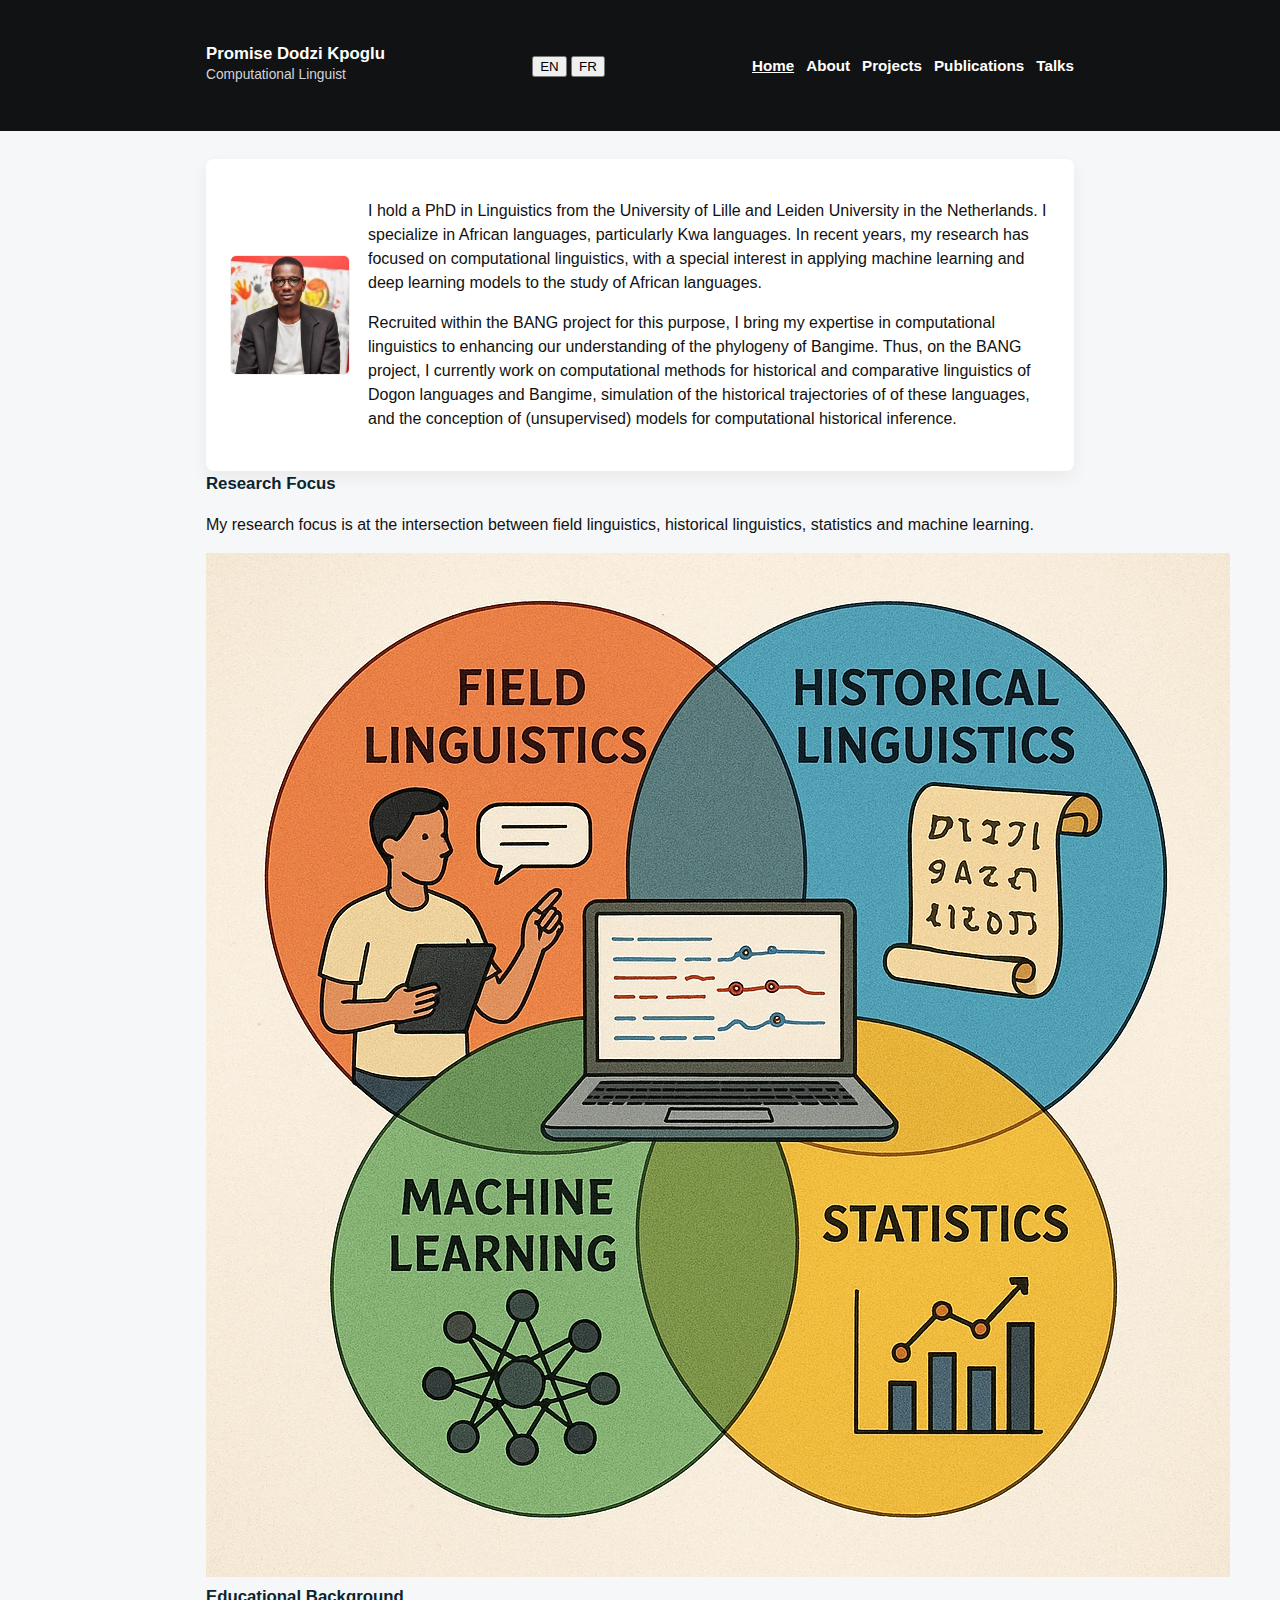
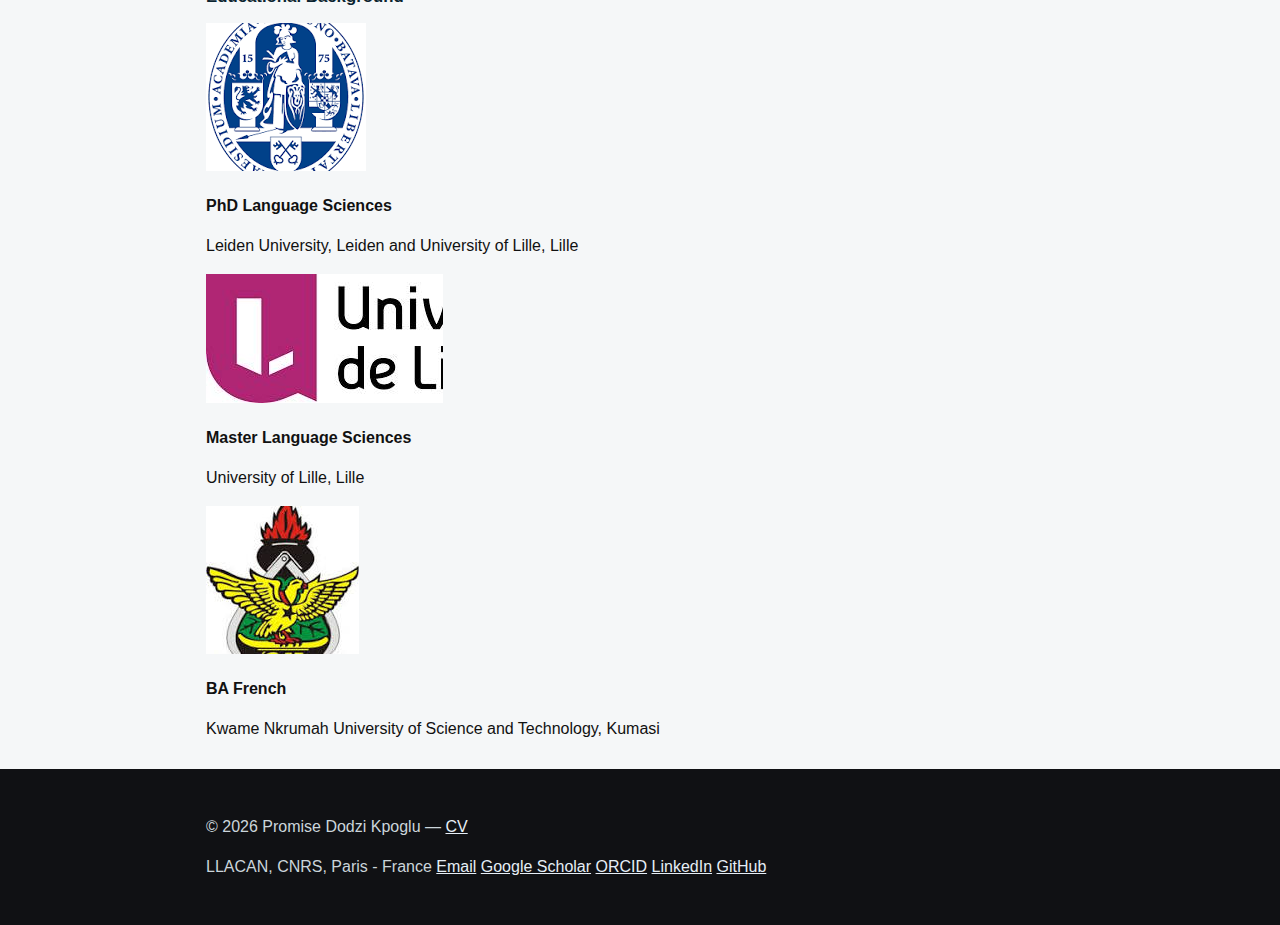
<file: index.html>
<!DOCTYPE html>
<html lang="en">
<head>
  <meta charset="utf-8" />
  <meta name="viewport" content="width=device-width,initial-scale=1" />
  <title>Promise Dodzi Kpoglu — Research & Projects</title>
  <link rel="stylesheet" href="style.css" />
  <meta name="description" content="Promise Dodzi Kpoglu — computational linguist. Projects, publications, and links to Google Scholar, ORCID and GitHub." />
</head>
<body>
  <a class="skip-link" href="#main">Skip to main content</a>

  <header class="site-header" role="banner">
    <div class="container header-inner">
      <div class="brand">
        <h1 class="brand-title">Promise Dodzi Kpoglu</h1>
        <p class="brand-sub">Computational Linguist</p>
      </div>
      <div id="lang-switcher">
        <button onclick="switchLanguage('en')">EN</button>
        <button onclick="switchLanguage('fr')">FR</button>
      </div>
      <nav class="main-nav" role="navigation" aria-label="Primary">
        <ul>
          <li><a href="index.html" aria-current="page">Home</a></li>
          <li><a href="about.html">About</a></li>
          <li><a href="projects.html">Projects</a></li>
          <li><a href="publications.html">Publications</a></li>
          <li><a href="talks.html">Talks</a></li>
        </ul>
      </nav>
    </div>
  </header>

  <main id="main" class="container" role="main">
    <section class="hero" aria-labelledby="hero-heading">
      <img src="images/profile.jpg" alt="Promise Dodzi Kpoglu — portrait" class="profile-pic" onerror="this.style.display='none'">
      <div id="right-column">
        <p>
          I hold a PhD in Linguistics from the University of Lille and Leiden University in the Netherlands.
          I specialize in African languages, particularly  Kwa languages. In recent years, my research has focused on
          computational linguistics, with a special interest in applying machine learning and deep learning models to the study
          of African languages.
        </p>
        <p>
          Recruited within the BANG project for this purpose, I bring my expertise in computational linguistics to enhancing our
          understanding of the phylogeny of Bangime. Thus, on the BANG project, I currently work on computational methods
          for historical and comparative linguistics of Dogon languages and Bangime, simulation of the historical trajectories of 
          of these languages, and the conception of (unsupervised) models for computational historical inference.
        </p>
      </div>
    </section>

    <section class="research-focus" aria-labelledby="research-focus-heading">
      <h2 id="research-focus-heading">Research Focus</h2>
      <p id="research-focus-text">My research focus is at the intersection between field linguistics, historical linguistics, statistics and machine learning.</p>
      <img src="images/research_focus.png" alt="Research Focus Diagram">
    </section>

    <section class="education" aria-labelledby="education-heading">
      <h2 id="education-heading">Educational Background</h2>

      <div class="education-entry">
        <img src="images/leiden.png" alt="Leiden University logo">
        <div>
          <p><strong id="phd-title">PhD Language Sciences</strong></p>
          <p id="phd-institution">Leiden University, Leiden and University of Lille, Lille</p>
        </div>
      </div>

      <div class="education-entry">
        <img src="images/lille.jpg" alt="University of Lille logo">
        <div>
          <p><strong id="master-title">Master Language Sciences</strong></p>
          <p id="master-institution">University of Lille, Lille</p>
        </div>
      </div>

      <div class="education-entry">
        <img src="images/knust.jpg" alt="KNUST logo">
        <div>
          <p><strong id="ba-title">BA French</strong></p>
          <p id="ba-institution">Kwame Nkrumah University of Science and Technology, Kumasi</p>
        </div>
      </div>
    </section>
  </main>

  <footer class="site-footer" role="contentinfo">
    <div class="container">
      <p>&copy; <span id="year"></span> Promise Dodzi Kpoglu — <a href="CV_KPOGLU.pdf" target="_blank" rel="noopener noreferrer">CV</a></p>
      <div class="footer-links">
        <span>LLACAN, CNRS, Paris - France</span>
        <a href="mailto:promisedodzi@gmail.com">Email</a>
        <a href="https://scholar.google.com/citations?user=Z_UFc8AAAAAJ&hl=fr" target="_blank" rel="noopener noreferrer">Google Scholar</a>
        <a href="https://orcid.org/0000-0003-3521-4415" target="_blank" rel="noopener noreferrer">ORCID</a>
        <a href="https://www.linkedin.com/in/promise-dodzi-kpoglu/?originalSubdomain=fr" target="_blank" rel="noopener noreferrer">LinkedIn</a>
        <a href="https://github.com/PromiseDodzi/" target="_blank" rel="noopener noreferrer">GitHub</a>
      </div>
    </div>
  </footer>

  <script>
    // small accessibility + footer year
    document.getElementById('year').textContent = new Date().getFullYear();

    const translations = {
      en: {
        brandSub: 'Computational Linguist',
        heroText1: `I hold a PhD in Language Sciences (Linguistics) from the University of Lille and Leiden University in the Netherlands.
          I specialize in African languages, particularly  Kwa languages. In recent years however, my research has focused on
          computational linguistics, with a special interest in applying machine learning and deep learning models to the study
          of African languages.`,
        heroText2: `Recruited within the BANG project for this purpose, I bring my expertise in computational linguistics to enhancing our
          understanding of the phylogeny of Bangime. Thus, on the BANG project, I currently work on computational methods
          for historical and comparative linguistics of Dogon languages and Bangime, simulation of the historical trajectories of 
          of these languages,conceiving (unsupervised) models for computational historical inference.`,
        researchHeading: 'Research Focus',
        researchText: 'My research focus is at the intersection between field linguistics, historical linguistics, statistics and machine learning.',
        educationHeading: 'Educational Background',
        phdTitle: 'PhD Language Sciences',
        phdInstitution: 'Leiden University, Leiden and University of Lille, Lille',
        masterTitle: 'Master Language Sciences',
        masterInstitution: 'University of Lille, Lille',
        baTitle: 'BA French',
        baInstitution: 'Kwame Nkrumah University of Science and Technology, Kumasi',
        navHome: 'Home',
        navAbout: 'About',
        navProjects: 'Projects',
        navPublications: 'Publications',
        navTalks: 'Talks',
      },
      fr: {
        brandSub: 'Linguiste Computationnel',
        heroText1: `Je suis titulaire d'un doctorat en Sciences du Langage (linguistique) de l'Université de Lille et de l'Université de Leiden aux Pays-Bas.
          Je me spécialise dans les langues africaines, en particulier les langues kwa. Ces dernières années, mes recherches se sont orientées vers
          la linguistique computationnelle, avec un intérêt particulier pour l'application de modèles d'apprentissage automatique et d'apprentissage profond à l'étude
          des langues africaines.`,
        heroText2: `Recruté dans le cadre du projet BANG à cet effet, j'apporte mon expertise en linguistique computationnelle pour améliorer notre
          compréhension de la phylogénie du bangimé. Ainsi, sur le projet BANG, je travaille  sur des méthodes computationnelles
          pour la linguistique historique et comparative des langues dogon et du bangimé, la simulation des trajectoires historiques de
          ces langues, et  la conception de modèles (non supervisés) pour l'inférence historique.`,
        researchHeading: 'Axe de recherche',
        researchText: 'Mes recherches se situent à l’intersection de la linguistique de terrain, de la linguistique historique, des statistiques et de l’apprentissage automatique.',
        educationHeading: 'Parcours académique',
        phdTitle: 'Doctorat en Sciences du Langage',
        phdInstitution: 'Université de Leiden, Leiden et Université de Lille, Lille',
        masterTitle: 'Master en Sciences du Langage',
        masterInstitution: 'Université de Lille, Lille',
        baTitle: 'Licence en Français',
        baInstitution: "Kwame Nkrumah University of Science and Technology, Kumasi",
        navHome: 'Accueil',
        navAbout: 'À propos',
        navProjects: 'Projets',
        navPublications: 'Publications',
        navTalks: 'Présentations',
      }
    };

    function switchLanguage(lang) {
      document.querySelector('.brand-sub').textContent = translations[lang].brandSub;
      document.querySelector('#right-column p:nth-of-type(1)').textContent = translations[lang].heroText1;
      document.querySelector('#right-column p:nth-of-type(2)').textContent = translations[lang].heroText2;
      document.querySelector('.main-nav ul li:nth-of-type(1) a').textContent = translations[lang].navHome;
      document.querySelector('.main-nav ul li:nth-of-type(2) a').textContent = translations[lang].navAbout;
      document.querySelector('.main-nav ul li:nth-of-type(3) a').textContent = translations[lang].navProjects;
      document.querySelector('.main-nav ul li:nth-of-type(4) a').textContent = translations[lang].navPublications;
      document.querySelector('.main-nav ul li:nth-of-type(5) a').textContent = translations[lang].navTalks;

      // Added translations for Research Focus and Education
      document.getElementById('research-focus-heading').textContent = translations[lang].researchHeading;
      document.getElementById('research-focus-text').textContent = translations[lang].researchText;
      document.getElementById('education-heading').textContent = translations[lang].educationHeading;
      document.getElementById('phd-title').textContent = translations[lang].phdTitle;
      document.getElementById('phd-institution').textContent = translations[lang].phdInstitution;
      document.getElementById('master-title').textContent = translations[lang].masterTitle;
      document.getElementById('master-institution').textContent = translations[lang].masterInstitution;
      document.getElementById('ba-title').textContent = translations[lang].baTitle;
      document.getElementById('ba-institution').textContent = translations[lang].baInstitution;
    }
  </script>
</body>
</html>
</file>
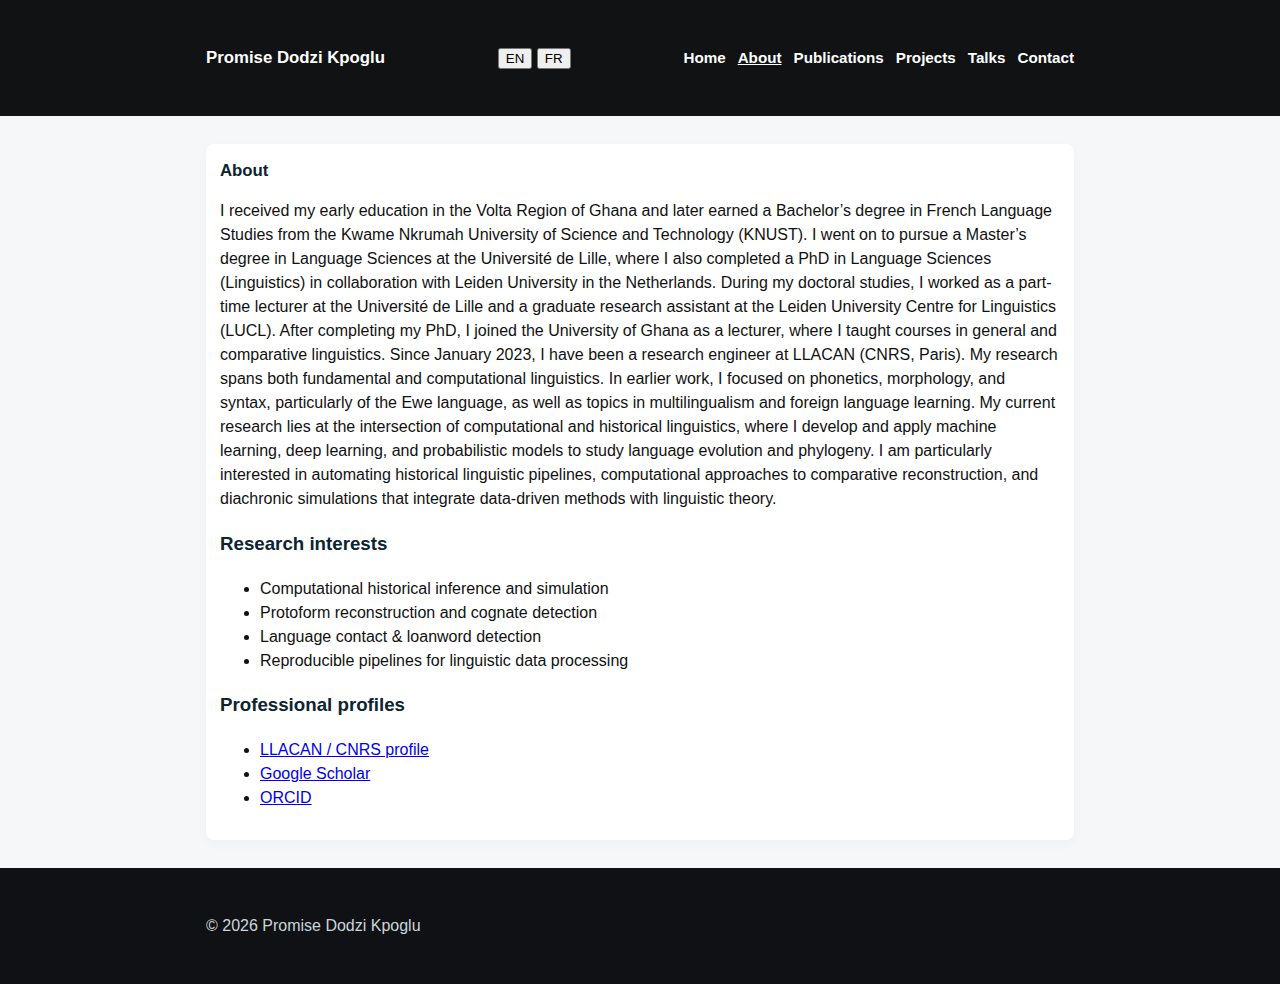
<file: about.html>
<!DOCTYPE html>
<html lang="en">
<head>
  <meta charset="utf-8" />
  <meta name="viewport" content="width=device-width,initial-scale=1" />
  <title>About — Promise Kpoglu</title>
  <link rel="stylesheet" href="style.css" />
  <meta name="description" content="About Promise Dodzi Kpoglu — short bio, research interests and links to profiles." />
  </head>
<body>
  <a class="skip-link" href="#main">Skip to main content</a>
  <header class="site-header" role="banner">
    <div class="container header-inner">
      <div class="brand">
        <h1 class="brand-title">Promise Dodzi Kpoglu</h1>
      </div>
      <div id="lang-switcher">
        <button onclick="switchLanguage('en')">EN</button>
        <button onclick="switchLanguage('fr')">FR</button>
      </div>
      <nav class="main-nav" role="navigation" aria-label="Primary">
        <ul>
          <li><a href="index.html">Home</a></li>
          <li><a href="about.html" aria-current="page">About</a></li>
          <li><a href="publications.html">Publications</a></li>
          <li><a href="projects.html">Projects</a></li>
          <li><a href="talks.html">Talks</a></li>
          <li><a href="index.html#contact">Contact</a></li>
        </ul>
      </nav>
    </div>
  </header>

  <main id="main" class="container" role="main">
    <article class="about-article">
      <h2>About</h2>
      <p>
       I received my early education in the Volta Region of Ghana and later earned a Bachelor’s degree in French Language Studies from the Kwame Nkrumah University of
       Science and Technology (KNUST). I went on to pursue a Master’s degree in Language Sciences at the Université de Lille, where I also completed a PhD in Language 
       Sciences (Linguistics) in collaboration with Leiden University in the Netherlands. 
       
       During my doctoral studies, I worked as a part-time lecturer at the Université de Lille and a graduate research assistant at the Leiden University Centre for 
       Linguistics (LUCL). After completing my PhD, I joined the University of Ghana as a lecturer, where I taught courses in general and comparative linguistics. 
       Since January 2023, I have been a research engineer at LLACAN (CNRS, Paris).
       
       My research spans both fundamental and computational linguistics. In earlier work, I focused on phonetics, morphology, and syntax, particularly of the Ewe 
       language, as well as topics in multilingualism and foreign language learning. My current research lies at the intersection of computational and historical 
       linguistics, where I develop and apply machine learning, deep learning, and probabilistic models to study language evolution and phylogeny. I am particularly 
       interested in automating historical linguistic pipelines, computational approaches to comparative reconstruction, and diachronic simulations that integrate 
       data-driven methods with linguistic theory.
      </p>

      <h3>Research interests</h3>
      <ul>
        <li>Computational historical inference and simulation</li>
        <li>Protoform reconstruction and cognate detection</li>
        <li>Language contact & loanword detection</li>
        <li>Reproducible pipelines for linguistic data processing</li>
      </ul>

      <h3>Professional profiles</h3>
      <ul>
        <li><a href="https://llacan.cnrs.fr/p_kpoglu_en.php" target="_blank" rel="noopener noreferrer">LLACAN / CNRS profile</a></li>
        <li><a href="https://scholar.google.com/citations?user=Z_UFc8AAAAAJ&hl=fr" target="_blank" rel="noopener noreferrer">Google Scholar</a></li>
        <li><a href="https://orcid.org/0000-0003-3521-4415" target="_blank" rel="noopener noreferrer">ORCID</a></li>
      </ul>
    </article>
  </main>

  <footer class="site-footer" role="contentinfo">
    <div class="container">
      <p>&copy; <span id="year2"></span> Promise Dodzi Kpoglu</p>
    </div>
  </footer>

  <script>
    document.getElementById('year2').textContent = new Date().getFullYear();

    const translations = {
      en: {
        aboutTitle: 'About',
        aboutText: `I received my early education in the Volta Region of Ghana and later earned a Bachelor’s degree in French Language Studies from the Kwame Nkrumah University of
       Science and Technology (KNUST). I went on to pursue a Master’s degree in Language Sciences at the Université de Lille, where I also completed a PhD in Language 
       Sciences (Linguistics) in collaboration with Leiden University in the Netherlands. 
       
       During my doctoral studies, I worked as a part-time lecturer at the Université de Lille and a graduate research assistant at the Leiden University Centre for 
       Linguistics (LUCL). After completing my PhD, I joined the University of Ghana as a lecturer, where I taught courses in general and comparative linguistics. 
       Since January 2023, I have been a research engineer at LLACAN (CNRS, Paris).
       
       My research spans both fundamental and computational linguistics. In earlier work, I focused on phonetics, morphology, and syntax, particularly of the Ewe 
       language, as well as topics in multilingualism and foreign language learning. My current research lies at the intersection of computational and historical 
       linguistics, where I develop and apply machine learning, deep learning, and probabilistic models to study language evolution and phylogeny. I am particularly 
       interested in automating historical linguistic pipelines, computational approaches to comparative reconstruction, and diachronic simulations that integrate 
       data-driven methods with linguistic theory.`,
        researchInterestsTitle: 'Research interests',
        researchInterest1: 'Computational historical inference and simulation',
        researchInterest2: 'Protoform reconstruction and cognate detection',
        researchInterest3: 'Language contact & loanword detection',
        researchInterest4: 'Reproducible pipelines for linguistic data processing',
        professionalProfilesTitle: 'Professional profiles',
        navHome: 'Home',
        navAbout: 'About',
        navPublications: 'Publications',
        navProjects: 'Projects',
        navTalks: 'Talks',
        navContact: 'Contact',
      },
      fr: {
        aboutTitle: 'À propos',
        aboutText: `J'ai reçu ma première éducation dans la région de la Volta au Ghana et j'ai ensuite obtenu une licence en études de la langue française de l'Université des sciences et technologies Kwame Nkrumah (KNUST). 
        J'ai ensuite poursuivi avec un master en sciences du langage à l'Université de Lille, où j'ai également obtenu un doctorat en sciences du langage (linguistique) en collaboration avec l'Université de Leiden aux Pays-Bas.

        Pendant mes études doctorales, j'ai travaillé comme chargé de cours à temps partiel à l'Université de Lille et comme assistant de recherche diplômé au Centre de linguistique de l'Université de Leiden (LUCL). 
        Après avoir terminé mon doctorat, j'ai rejoint l'Université du Ghana en tant que maître de conférences, où j'ai enseigné des cours de linguistique générale et comparative. Depuis janvier 2023, je suis ingénieur de recherche au LLACAN (CNRS, Paris).

        Ma recherche couvre à la fois la linguistique fondamentale et computationnelle. Dans mes travaux antérieurs, je me suis concentré sur la phonétique, la morphologie et la syntaxe, en particulier de la langue Ewe, 
        ainsi que sur des sujets liés au multilinguisme et à l'apprentissage des langues étrangères. Mes recherches actuelles se situent à l'intersection de la linguistique computationnelle et historique, 
        où je développe et applique des modèles d'apprentissage automatique, d'apprentissage profond et probabilistes pour étudier l'évolution et la phylogénie du langage. 
        Je suis particulièrement intéressé par l'automatisation des pipelines linguistiques historiques, les approches computationnelles de la reconstruction comparative et les simulations diachroniques qui intègrent des méthodes basées sur les données avec la théorie linguistique.`,
        researchInterestsTitle: 'Intérêts de recherche',
        researchInterest1: 'Inférence et simulation historiques computationnelles',
        researchInterest2: 'Reconstruction de protoformes et détection de cognats',
        researchInterest3: 'Contact linguistique et détection d\'emprunts',
        researchInterest4: 'Pipelines reproductibles pour le traitement des données linguistiques',
        professionalProfilesTitle: 'Profils professionnels',
        navHome: 'Accueil',
        navAbout: 'À propos',
        navPublications: 'Publications',
        navProjects: 'Projets',
        navTalks: 'Présentations',
        navContact: 'Contact',
      }
    };

    function switchLanguage(lang) {
      document.querySelector('.about-article h2').textContent = translations[lang].aboutTitle;
      document.querySelector('.about-article p').textContent = translations[lang].aboutText;
      document.querySelector('.about-article h3:nth-of-type(1)').textContent = translations[lang].researchInterestsTitle;
      document.querySelector('.about-article ul:nth-of-type(1) li:nth-of-type(1)').textContent = translations[lang].researchInterest1;
      document.querySelector('.about-article ul:nth-of-type(1) li:nth-of-type(2)').textContent = translations[lang].researchInterest2;
      document.querySelector('.about-article ul:nth-of-type(1) li:nth-of-type(3)').textContent = translations[lang].researchInterest3;
      document.querySelector('.about-article ul:nth-of-type(1) li:nth-of-type(4)').textContent = translations[lang].researchInterest4;
      document.querySelector('.about-article h3:nth-of-type(2)').textContent = translations[lang].professionalProfilesTitle;
      document.querySelector('.main-nav ul li:nth-of-type(1) a').textContent = translations[lang].navHome;
      document.querySelector('.main-nav ul li:nth-of-type(2) a').textContent = translations[lang].navAbout;
      document.querySelector('.main-nav ul li:nth-of-type(3) a').textContent = translations[lang].navPublications;
      document.querySelector('.main-nav ul li:nth-of-type(4) a').textContent = translations[lang].navProjects;
      document.querySelector('.main-nav ul li:nth-of-type(5) a').textContent = translations[lang].navTalks;
      document.querySelector('.main-nav ul li:nth-of-type(6) a').textContent = translations[lang].navContact;
    }
  </script>
</body>
</html>
</file>
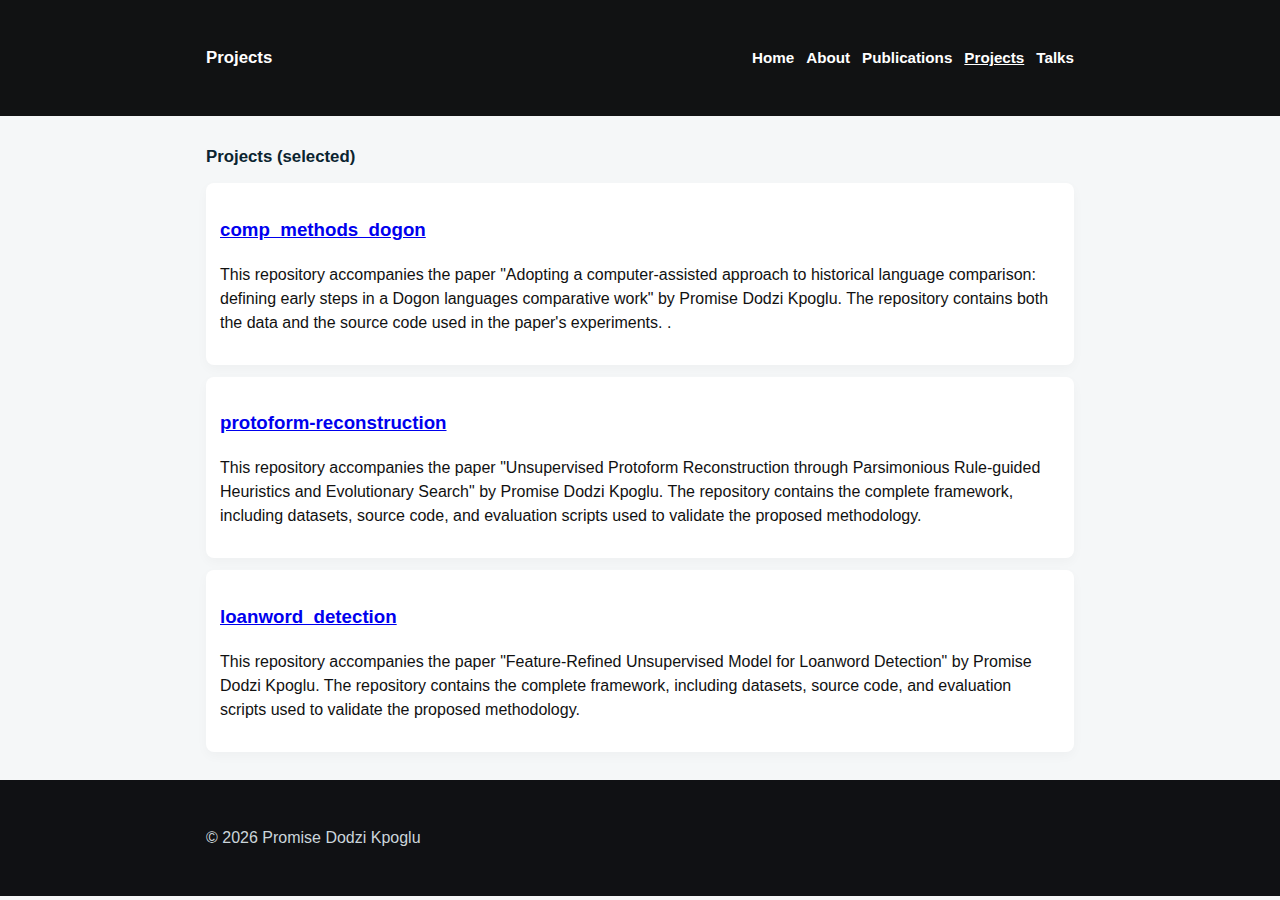
<file: projects.html>
<!DOCTYPE html>
<html lang="en">
<head>
  <meta charset="utf-8" />
  <meta name="viewport" content="width=device-width,initial-scale=1" />
  <title>Projects — Promise Kpoglu</title>
  <link rel="stylesheet" href="style.css" />
  <meta name="description" content="Projects and publications of Promise Dodzi Kpoglu — links to GitHub and arXiv." />
</head>
<body>
  <a class="skip-link" href="#main">Skip to main content</a>
  <header class="site-header" role="banner">
    <div class="container header-inner">
      <div class="brand">
        <h1 class="brand-title">Projects</h1>
      </div>
      <nav class="main-nav" role="navigation" aria-label="Primary">
        <ul>
          <li><a href="index.html">Home</a></li>
          <li><a href="about.html">About</a></li>
          <li><a href="publications.html">Publications</a></li>
          <li><a href="projects.html" aria-current="page">Projects</a></li>
          <li><a href="talks.html">Talks</a></li>
        </ul>
      </nav>
    </div>
  </header>

  <main id="main" class="container" role="main">
    <section id="projects-list" aria-labelledby="projects-heading">
      <h2 id="projects-heading">Projects (selected)</h2>

      <article class="project">
        <h3><a href="https://github.com/PromiseDodzi/comp_methods_dogon" target="_blank" rel="noopener noreferrer">comp_methods_dogon</a></h3>
        <p>This repository accompanies the paper "Adopting a computer-assisted approach to historical language comparison: defining early 
            steps in a Dogon languages comparative work" by Promise Dodzi Kpoglu. The repository contains both the data and the source code 
            used in the paper's experiments. .</p>
      </article>

      <article class="project">
        <h3><a href="https://github.com/PromiseDodzi/protoform-reconstruction" target="_blank" rel="noopener noreferrer">protoform-reconstruction</a></h3>
        <p>This repository accompanies the paper "Unsupervised Protoform Reconstruction through Parsimonious Rule-guided Heuristics and Evolutionary Search" 
            by Promise Dodzi Kpoglu. The repository contains the complete framework, including datasets, source code, and evaluation scripts used to validate 
            the proposed methodology.
        </p>
      </article>

      <article class="project">
        <h3><a href="https://github.com/PromiseDodzi/loanword_detection" target="_blank" rel="noopener noreferrer">loanword_detection</a></h3>
        <p>This repository accompanies the paper "Feature-Refined Unsupervised Model for Loanword Detection" by Promise Dodzi Kpoglu. The repository 
            contains the complete framework, including datasets, source code, and evaluation scripts used to validate the proposed methodology.</p>
      </article>
    </section>
  </main>

  <footer class="site-footer" role="contentinfo">
    <div class="container">
      <p>&copy; <span id="year3"></span> Promise Dodzi Kpoglu</p>
    </div>
  </footer>

  <script>document.getElementById('year3').textContent = new Date().getFullYear();</script>
</body>
</html>
</file>
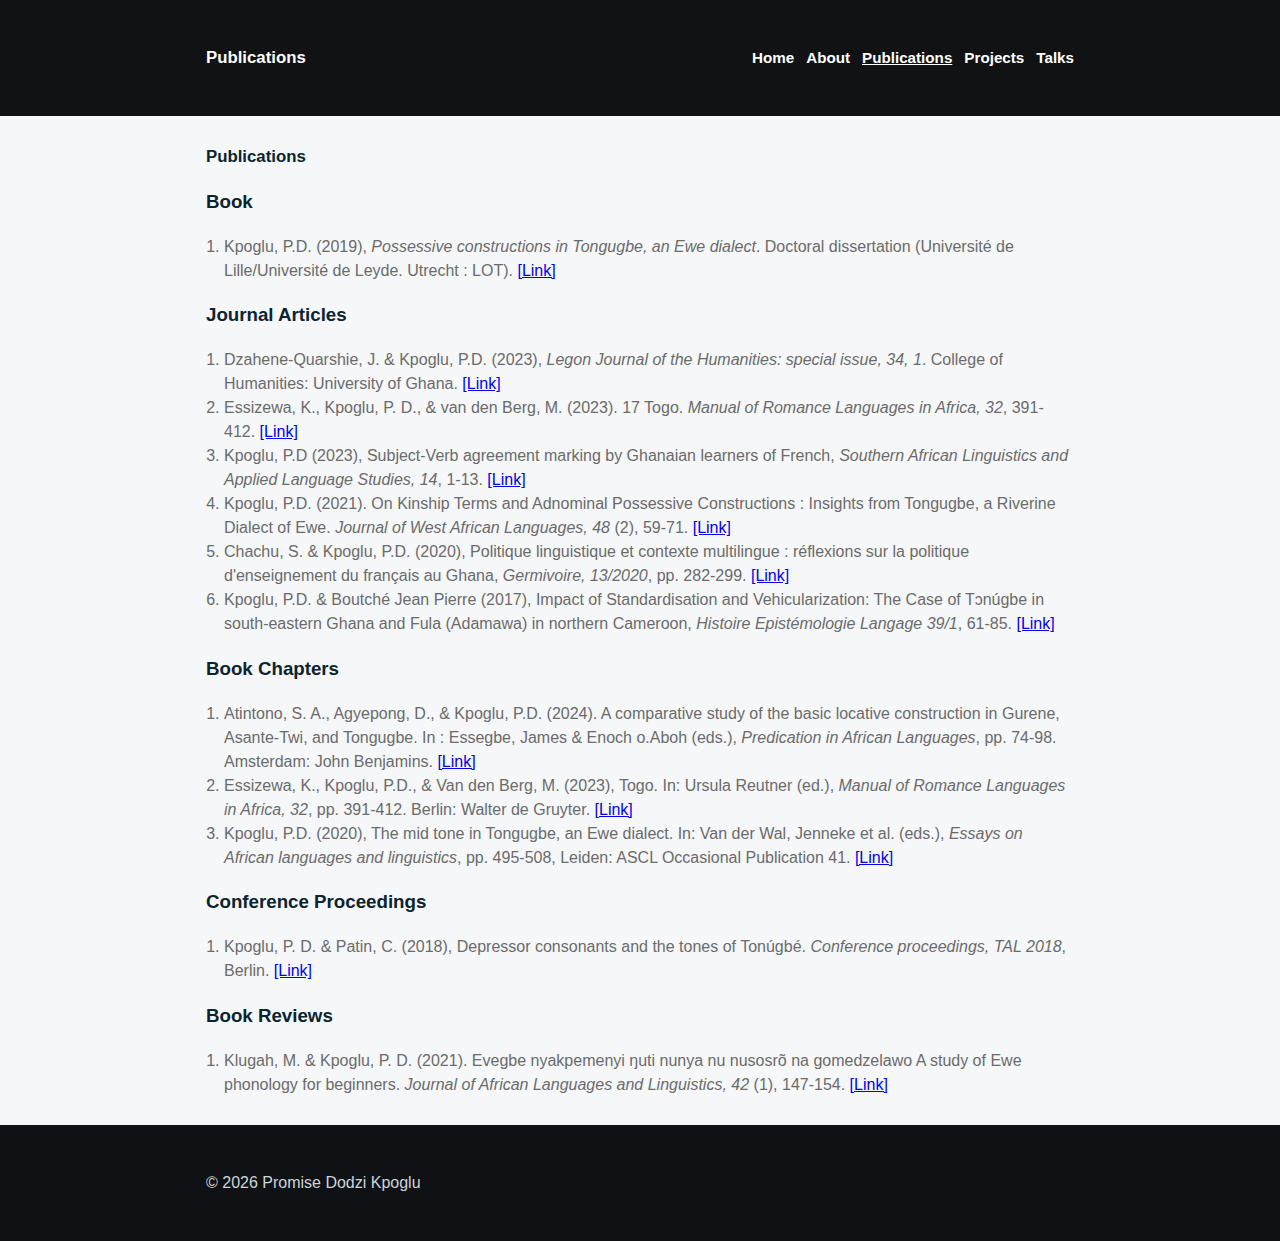
<file: publications.html>
<!DOCTYPE html>
<html lang="en">
<head>
  <meta charset="utf-8" />
  <meta name="viewport" content="width=device-width,initial-scale=1" />
  <title>Publications — Promise Kpoglu</title>
  <link rel="stylesheet" href="style.css" />
  <meta name="description" content="Publications of Promise Dodzi Kpoglu." />
</head>
<body>
  <a class="skip-link" href="#main">Skip to main content</a>
  <header class="site-header" role="banner">
    <div class="container header-inner">
      <div class="brand">
        <h1 class="brand-title">Publications</h1>
      </div>
      <nav class="main-nav" role="navigation" aria-label="Primary">
        <ul>
          <li><a href="index.html">Home</a></li>
          <li><a href="about.html">About</a></li>
          <li><a href="publications.html" aria-current="page">Publications</a></li>
          <li><a href="projects.html">Projects</a></li>
          <li><a href="talks.html">Talks</a></li>
        </ul>
      </nav>
    </div>
  </header>

  <main id="main" class="container" role="main">
    <section id="publications-list" aria-labelledby="publications-heading">
      <h2 id="publications-heading">Publications</h2>

      <h3>Book</h3>
      <ol class="pub-list">
        <li>Kpoglu, P.D. (2019), <em>Possessive constructions in Tongugbe, an Ewe dialect</em>. Doctoral dissertation (Université de Lille/Université de Leyde. Utrecht : LOT). <a href="#">[Link]</a></li>
      </ol>

      <h3>Journal Articles</h3>
      <ol class="pub-list">
        <li>Dzahene-Quarshie, J. & Kpoglu, P.D. (2023), <em>Legon Journal of the Humanities: special issue, 34, 1</em>. College of Humanities: University of Ghana. <a href="#">[Link]</a></li>
        <li>Essizewa, K., Kpoglu, P. D., & van den Berg, M. (2023). 17 Togo. <em>Manual of Romance Languages in Africa, 32</em>, 391-412. <a href="#">[Link]</a></li>
        <li>Kpoglu, P.D (2023), Subject-Verb agreement marking by Ghanaian learners of French, <em>Southern African Linguistics and Applied Language Studies, 14</em>, 1-13. <a href="#">[Link]</a></li>
        <li>Kpoglu, P.D. (2021). On Kinship Terms and Adnominal Possessive Constructions : Insights from Tongugbe, a Riverine Dialect of Ewe. <em>Journal of West African Languages, 48</em> (2), 59-71. <a href="#">[Link]</a></li>
        <li>Chachu, S. & Kpoglu, P.D. (2020), Politique linguistique et contexte multilingue : réflexions sur la politique d'enseignement du français au Ghana, <em>Germivoire, 13/2020</em>, pp. 282-299. <a href="#">[Link]</a></li>
        <li>Kpoglu, P.D. & Boutché Jean Pierre (2017), Impact of Standardisation and Vehicularization: The Case of Tɔnúgbe in south-eastern Ghana and Fula (Adamawa) in northern Cameroon, <em>Histoire Epistémologie Langage 39/1</em>, 61-85. <a href="#">[Link]</a></li>
      </ol>

      <h3>Book Chapters</h3>
      <ol class="pub-list">
        <li>Atintono, S. A., Agyepong, D., & Kpoglu, P.D. (2024). A comparative study of the basic locative construction in Gurene, Asante-Twi, and Tongugbe. In : Essegbe, James & Enoch o.Aboh (eds.), <em>Predication in African Languages</em>, pp. 74-98. Amsterdam: John Benjamins. <a href="#">[Link]</a></li>
        <li>Essizewa, K., Kpoglu, P.D., & Van den Berg, M. (2023), Togo. In: Ursula Reutner (ed.), <em>Manual of Romance Languages in Africa, 32</em>, pp. 391-412. Berlin: Walter de Gruyter. <a href="#">[Link]</a></li>
        <li>Kpoglu, P.D. (2020), The mid tone in Tongugbe, an Ewe dialect. In: Van der Wal, Jenneke et al. (eds.), <em>Essays on African languages and linguistics</em>, pp. 495-508, Leiden: ASCL Occasional Publication 41. <a href="#">[Link]</a></li>
      </ol>

      <h3>Conference Proceedings</h3>
      <ol class="pub-list">
        <li>Kpoglu, P. D. & Patin, C. (2018), Depressor consonants and the tones of Tonúgbé. <em>Conference proceedings, TAL 2018</em>, Berlin. <a href="#">[Link]</a></li>
      </ol>

      <h3>Book Reviews</h3>
      <ol class="pub-list">
        <li>Klugah, M. & Kpoglu, P. D. (2021). Evegbe nyakpemenyi ŋuti nunya nu nusosrõ na gomedzelawo A study of Ewe phonology for beginners. <em>Journal of African Languages and Linguistics, 42</em> (1), 147-154. <a href="#">[Link]</a></li>
      </ol>
    </section>
  </main>

  <footer class="site-footer" role="contentinfo">
    <div class="container">
      <p>&copy; <span id="year-pub"></span> Promise Dodzi Kpoglu</p>
    </div>
  </footer>

  <script>document.getElementById('year-pub').textContent = new Date().getFullYear();</script>
</body>
</html>
</file>
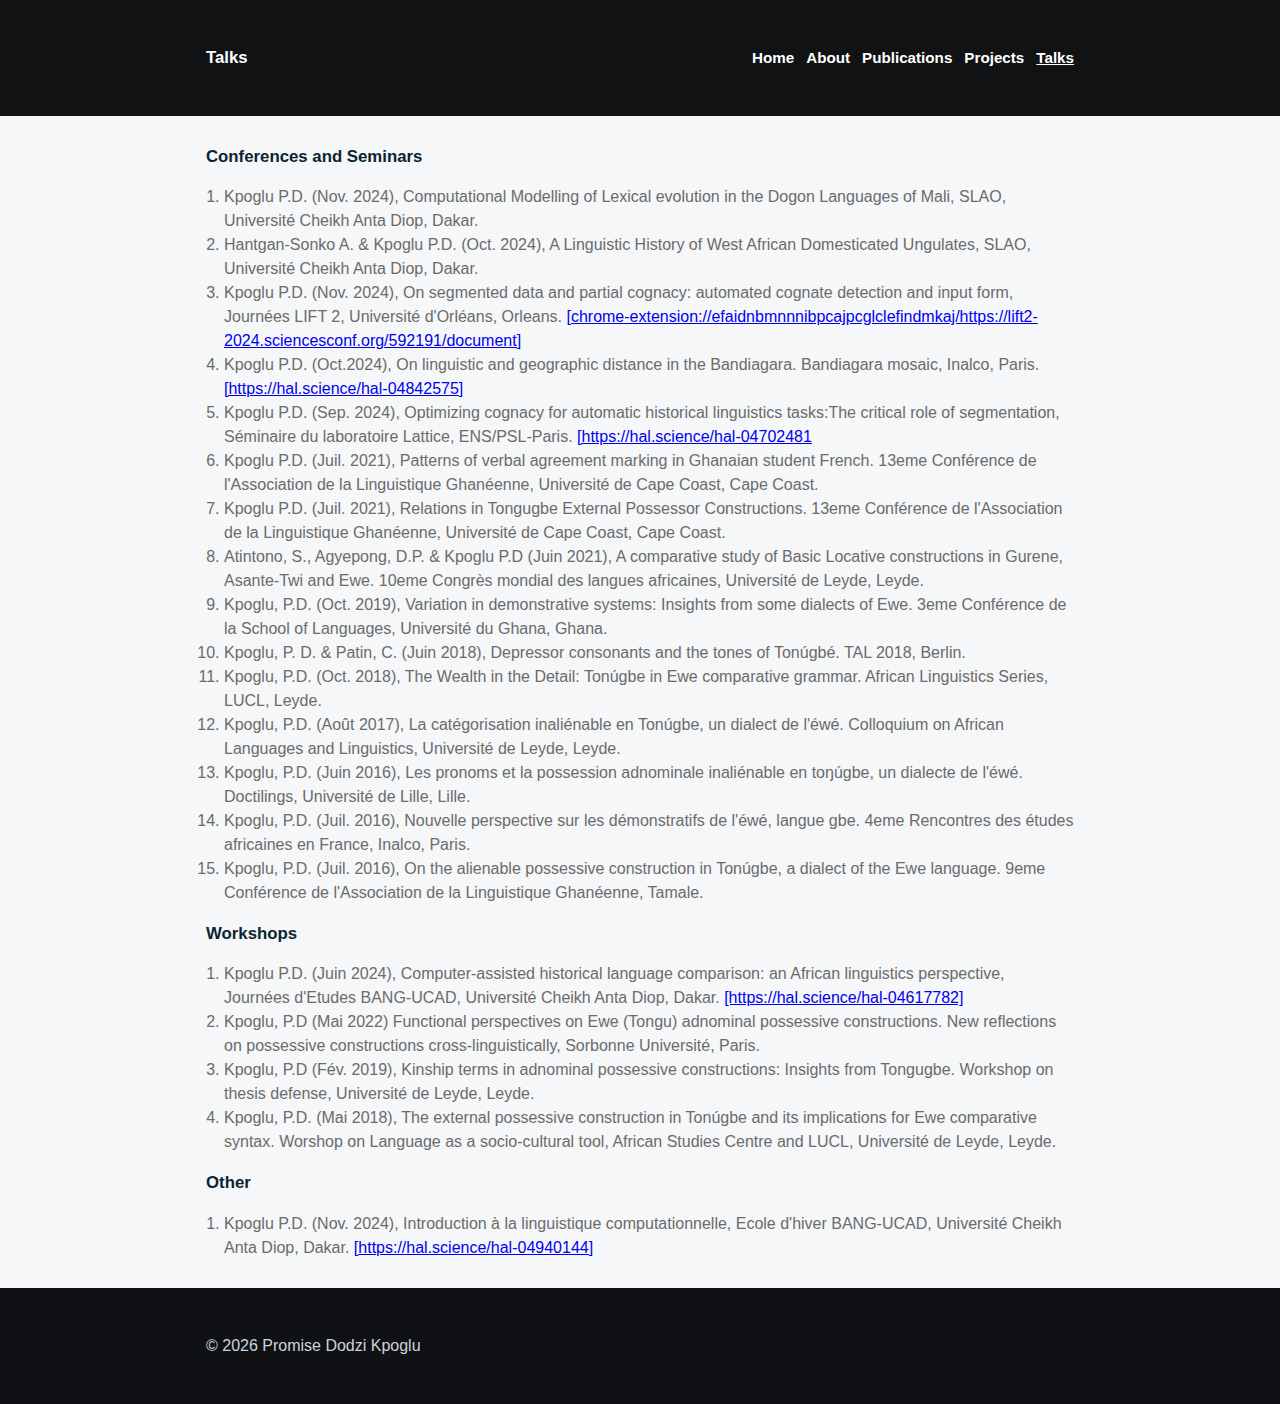
<file: talks.html>
<!DOCTYPE html>
<html lang="en">
<head>
  <meta charset="utf-8" />
  <meta name="viewport" content="width=device-width,initial-scale=1" />
  <title>Talks — Promise Kpoglu</title>
  <link rel="stylesheet" href="style.css" />
  <meta name="description" content="Talks by Promise Dodzi Kpoglu." />
</head>
<body>
  <a class="skip-link" href="#main">Skip to main content</a>
  <header class="site-header" role="banner">
    <div class="container header-inner">
      <div class="brand">
        <h1 class="brand-title">Talks</h1>
      </div>
      <nav class="main-nav" role="navigation" aria-label="Primary">
        <ul>
          <li><a href="index.html">Home</a></li>
          <li><a href="about.html">About</a></li>
          <li><a href="publications.html">Publications</a></li>
          <li><a href="projects.html">Projects</a></li>
          <li><a href="talks.html" aria-current="page">Talks</a></li>
        </ul>
      </nav>
    </div>
  </header>

  <main id="main" class="container" role="main">
    <section id="talks-list" aria-labelledby="talks-heading">
      <h2 id="talks-heading">Conferences and Seminars</h2>
      <ol class="pub-list">
        <li>Kpoglu P.D. (Nov. 2024), Computational Modelling of Lexical evolution in the Dogon Languages of Mali, SLAO, Université Cheikh Anta Diop, Dakar.<a href="#"></a></li>
        <li>Hantgan-Sonko A. & Kpoglu P.D. (Oct. 2024), A Linguistic History of West African Domesticated Ungulates, SLAO, Université Cheikh Anta Diop, Dakar.<a href="#"></a></li>
        <li>Kpoglu P.D. (Nov. 2024), On segmented data and partial cognacy: automated cognate detection and input form, Journées LIFT 2, Université d'Orléans, Orleans. <a href="#">
          [chrome-extension://efaidnbmnnnibpcajpcglclefindmkaj/https://lift2-2024.sciencesconf.org/592191/document]</a></li>
        <li>Kpoglu P.D. (Oct.2024), On linguistic and geographic distance in the Bandiagara. Bandiagara mosaic, Inalco, Paris. <a href="#">
          [https://hal.science/hal-04842575]</a></li>
        <li>Kpoglu P.D. (Sep. 2024), Optimizing cognacy for automatic historical linguistics tasks:The critical role of segmentation, Séminaire du laboratoire Lattice, ENS/PSL-Paris. <a href="#">
          [https://hal.science/hal-04702481</a></li>
        <li>Kpoglu P.D. (Juil. 2021), Patterns of verbal agreement marking in Ghanaian student French. 13eme Conférence de l'Association de la Linguistique Ghanéenne, Université de Cape Coast, Cape Coast. <a href="#"></a></li>
        <li>Kpoglu P.D. (Juil. 2021), Relations in Tongugbe External Possessor Constructions. 13eme Conférence de l'Association de la Linguistique Ghanéenne, Université de Cape Coast, Cape Coast. <a href="#"></a></li>
        <li>Atintono, S., Agyepong, D.P. & Kpoglu P.D (Juin 2021), A comparative study of Basic Locative constructions in Gurene, Asante-Twi and Ewe. 10eme Congrès mondial des langues africaines, Université de Leyde, Leyde. <a href="#"></a></li>
        <li>Kpoglu, P.D. (Oct. 2019), Variation in demonstrative systems: Insights from some dialects of Ewe. 3eme Conférence de la School of Languages, Université du Ghana, Ghana. <a href="#"></a></li>
        <li>Kpoglu, P. D. & Patin, C. (Juin 2018), Depressor consonants and the tones of Tonúgbé. TAL 2018, Berlin. <a href="#"></a></li>
        <li>Kpoglu, P.D. (Oct. 2018), The Wealth in the Detail: Tonúgbe in Ewe comparative grammar. African Linguistics Series, LUCL, Leyde. <a href="#"></a></li>
        <li>Kpoglu, P.D. (Août 2017), La catégorisation inaliénable en Tonúgbe, un dialect de l'éwé. Colloquium on African Languages and Linguistics, Université de Leyde, Leyde. <a href="#"></a></li>
        <li>Kpoglu, P.D. (Juin 2016), Les pronoms et la possession adnominale inaliénable en toŋúgbe, un dialecte de l'éwé. Doctilings, Université de Lille, Lille. <a href="#"></a></li>
        <li>Kpoglu, P.D. (Juil. 2016), Nouvelle perspective sur les démonstratifs de l'éwé, langue gbe. 4eme Rencontres des études africaines en France, Inalco, Paris. <a href="#"></a></li>
        <li>Kpoglu, P.D. (Juil. 2016), On the alienable possessive construction in Tonúgbe, a dialect of the Ewe language. 9eme Conférence de l'Association de la Linguistique Ghanéenne, Tamale. <a href="#"></a></li>
      </ol>

      <h2 id="talks-heading">Workshops</h2>
      <ol class="pub-list">
        <li>Kpoglu P.D. (Juin 2024), Computer-assisted historical language comparison: an African linguistics perspective, Journées d'Etudes BANG-UCAD, Université Cheikh Anta Diop, Dakar. <a href="#">
          [https://hal.science/hal-04617782]</a></li>
        <li>Kpoglu, P.D (Mai 2022) Functional perspectives on Ewe (Tongu) adnominal possessive constructions. New reflections on possessive constructions cross-linguistically, Sorbonne Université, Paris. <a href="#"></a></li>
        <li>Kpoglu, P.D (Fév. 2019), Kinship terms in adnominal possessive constructions: Insights from Tongugbe. Workshop on thesis defense, Université de Leyde, Leyde. <a href="#"></a></li>
        <li>Kpoglu, P.D. (Mai 2018), The external possessive construction in Tonúgbe and its implications for Ewe comparative syntax. Worshop on Language as a socio-cultural tool, African Studies Centre and LUCL, Université de Leyde, Leyde. <a href="#"></a></li>
      </ol>

      <h2 id="talks-heading">Other</h2>
      <ol class="pub-list">
        <li>Kpoglu P.D. (Nov. 2024), Introduction à la linguistique computationnelle, Ecole d'hiver BANG-UCAD, Université Cheikh Anta Diop, Dakar. <a href="#">
          [https://hal.science/hal-04940144]</a></li>
      </ol>
    </section>
  </main>

  <footer class="site-footer" role="contentinfo">
    <div class="container">
      <p>&copy; <span id="year-talks"></span> Promise Dodzi Kpoglu</p>
    </div>
  </footer>

  <script>document.getElementById('year-talks').textContent = new Date().getFullYear();</script>
</body>
</html>
</file>
<file: style.css>
/* Base / layout */
:root{
  --bg: #ffffff;
  --muted: #6b6b6b;
  --accent: #0b6fa4;
  --header-bg: #111213;
  --max-width: 900px;
  --radius: 8px;
}

*{box-sizing:border-box}
html,body{height:100%}
body{
  font-family: -apple-system, BlinkMacSystemFont, "Segoe UI", Roboto, "Helvetica Neue", Arial, sans-serif;
  margin:0;
  background:#f5f7f8;
  color:#111;
  line-height:1.5;
  -webkit-font-smoothing:antialiased;
  -moz-osx-font-smoothing:grayscale;
}

/* accessible skip link */
.skip-link{
  position: absolute;
  left: -999px;
  top: auto;
  width:1px;
  height:1px;
  overflow:hidden;
}
.skip-link:focus{
  left: 1rem;
  top: 1rem;
  width:auto;
  height:auto;
  padding: .5rem .75rem;
  background: #000;
  color: #fff;
  z-index: 9999;
  border-radius: 4px;
}

/* header */
.site-header{
  background: var(--header-bg);
  color: #fff;
  padding: 18px 0;
}
.header-inner{
  max-width: var(--max-width);
  margin: 0 auto;
  display:flex;
  align-items:center;
  justify-content:space-between;
  gap: 1rem;
  padding: 0 16px;
}
.brand-title{
  font-size: 1.05rem;
  margin: 0;
  line-height:1;
}
.brand-sub{
  margin: 2px 0 0;
  color: #d1d5d9;
  font-size: .86rem;
}

/* nav */
.main-nav ul{
  list-style:none;
  margin:0;
  padding:0;
  display:flex;
  gap:12px;
  align-items:center;
}
.main-nav a{
  color:#fff;
  text-decoration:none;
  font-weight:600;
  font-size: .95rem;
}
.main-nav a[aria-current="page"]{
  text-decoration: underline;
}

/* container */
.container{
  max-width: var(--max-width);
  margin: 28px auto;
  padding: 0 16px;
}

/* hero */
.hero{
  background: var(--bg);
  border-radius: var(--radius);
  padding: 24px;
  box-shadow: 0 6px 18px rgba(20,20,20,0.06);
  text-align: left;
  display: grid;
  grid-template-columns: 120px 1fr;
  gap: 18px;
  align-items: center;
}
.profile-pic{
  width: 120px;
  height: 120px;
  border-radius: 6px;
  object-fit: cover;
  border: 1px solid rgba(0,0,0,0.06);
}
.hero h2{
  margin:0 0 8px 0;
  font-size: 1.15rem;
}
.lead{margin:0 0 12px;color:var(--muted)}

/* buttons */
.btn{
  display:inline-block;
  padding: 9px 14px;
  border-radius: 6px;
  text-decoration:none;
  font-weight:600;
  background: var(--accent);
  color:white;
}
.btn-outline{
  background:transparent;
  color:var(--accent);
  border:2px solid var(--accent);
  margin-left: 8px;
}

/* sections and cards */
h2, h3, h4{color:#0b2430}
h2{font-size:1.05rem;margin-top:0}
.card{
  background: var(--bg);
  border-radius: 8px;
  padding: 14px;
  box-shadow: 0 4px 14px rgba(20,20,20,0.04);
}
.highlights-list{margin:0;padding-left:18px;color:var(--muted)}
.project, .about-article{background:var(--bg); border-radius:8px; padding:14px; margin-bottom:12px; box-shadow: 0 4px 12px rgba(10,10,10,0.03);}

/* publications */
.pub-list{padding-left:18px;color:var(--muted)}

/* footer */
.site-footer{
  margin-top:28px;
  padding: 18px 0;
  background: #101114;
  color: #cbd5db;
}
.site-footer a{color:#e6eef6}

/* responsive */
@media (max-width:720px){
  .header-inner{flex-direction:column; align-items:flex-start; gap:8px}
  .hero{grid-template-columns: 1fr; text-align:center}
  .hero h2{font-size:1rem}
  .profile-pic{margin:0 auto}
  .main-nav ul{flex-wrap:wrap}
}
</file>
